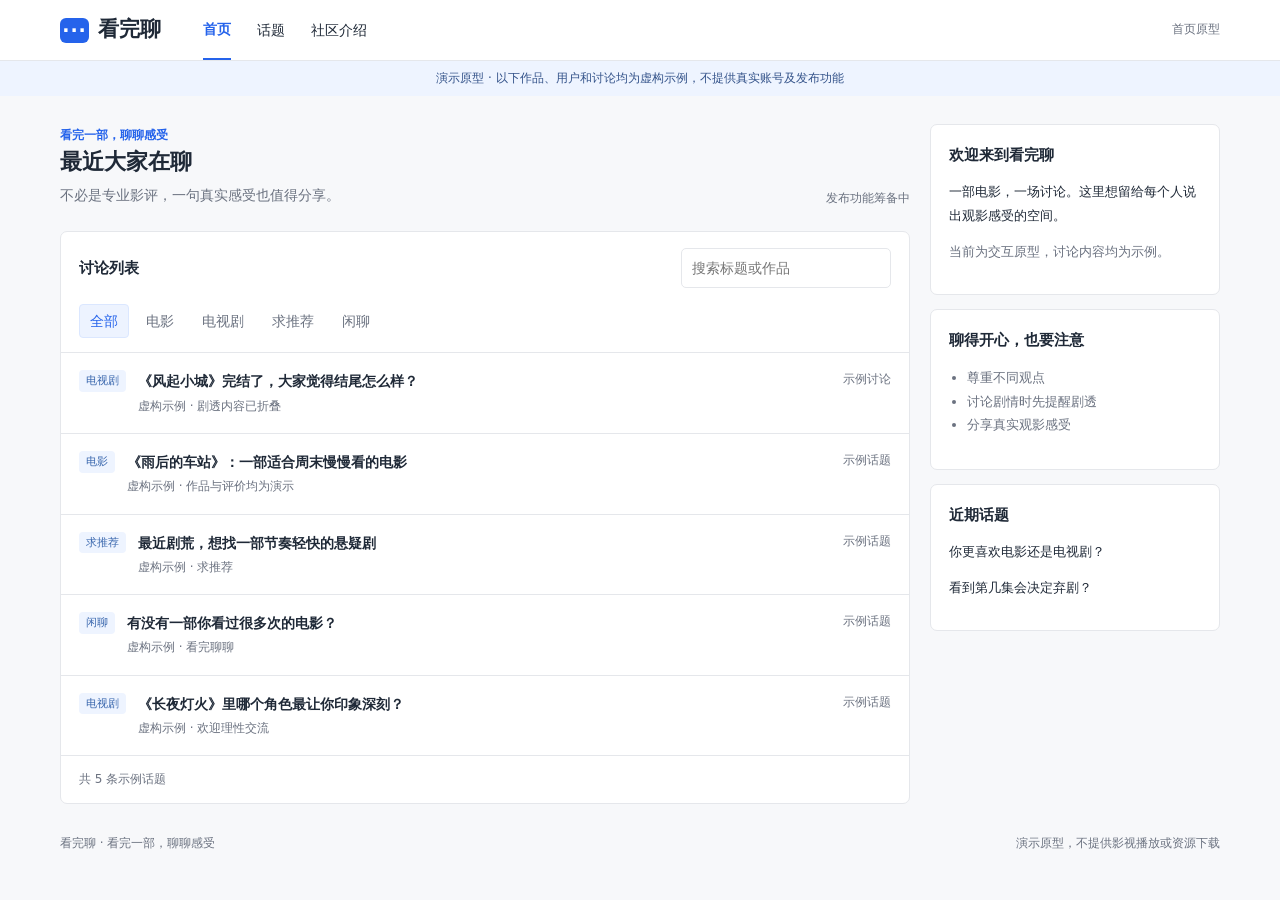
<file: prototypes/kanwanliao/index.html>
<!doctype html>
<html lang="zh-CN">
<head>
  <meta charset="utf-8">
  <meta name="viewport" content="width=device-width, initial-scale=1">
  <meta name="description" content="看完聊：电影和电视剧讨论论坛的交互原型。">
  <title>看完聊 · 看完一部，聊聊感受</title>
  <link rel="stylesheet" href="styles.css">
  <script src="main.js" defer></script>
</head>
<body>
  <a class="skip" href="#main">跳到主要内容</a>
  <header class="header"><div class="container header-inner">
    <a class="brand" href="./" aria-label="看完聊首页"><span class="brand-mark" aria-hidden="true">···</span>看完聊</a>
    <nav aria-label="主导航"><a class="active" href="./" aria-current="page">首页</a><a href="#topics">话题</a><a href="#about">社区介绍</a></nav>
    <span class="header-note">首页原型</span>
  </div></header>
  <div class="demo">演示原型 · 以下作品、用户和讨论均为虚构示例，不提供真实账号及发布功能</div>
  <div class="container layout">
    <main id="main">
      <section class="intro"><div><p class="eyebrow">看完一部，聊聊感受</p><h1>最近大家在聊</h1><p class="muted">不必是专业影评，一句真实感受也值得分享。</p></div><span class="coming">发布功能筹备中</span></section>
      <section class="panel" aria-labelledby="list-title">
        <div class="toolbar"><h2 id="list-title">讨论列表</h2><label class="search-label" for="search">搜索示例话题</label><input id="search" type="search" placeholder="搜索标题或作品" autocomplete="off"></div>
        <div class="filters" aria-label="话题分类">
          <button type="button" class="selected" data-filter="全部" aria-pressed="true">全部</button><button type="button" data-filter="电影" aria-pressed="false">电影</button><button type="button" data-filter="电视剧" aria-pressed="false">电视剧</button><button type="button" data-filter="求推荐" aria-pressed="false">求推荐</button><button type="button" data-filter="闲聊" aria-pressed="false">闲聊</button>
        </div>
        <div id="topics" class="list">
          <article class="thread" data-category="电视剧" data-search="风起小城 完结 感受 电视剧"><span class="tag">电视剧</span><div><h3><a href="thread.html">《风起小城》完结了，大家觉得结尾怎么样？</a></h3><p class="meta">虚构示例 · 剧透内容已折叠</p></div><span class="count">示例讨论</span></article>
          <article class="thread" data-category="电影" data-search="雨后的车站 电影 感受"><span class="tag">电影</span><div><h3>《雨后的车站》：一部适合周末慢慢看的电影</h3><p class="meta">虚构示例 · 作品与评价均为演示</p></div><span class="count">示例话题</span></article>
          <article class="thread" data-category="求推荐" data-search="推荐 悬疑 剧荒"><span class="tag">求推荐</span><div><h3>最近剧荒，想找一部节奏轻快的悬疑剧</h3><p class="meta">虚构示例 · 求推荐</p></div><span class="count">示例话题</span></article>
          <article class="thread" data-category="闲聊" data-search="闲聊 重看 电影"><span class="tag">闲聊</span><div><h3>有没有一部你看过很多次的电影？</h3><p class="meta">虚构示例 · 看完聊聊</p></div><span class="count">示例话题</span></article>
          <article class="thread" data-category="电视剧" data-search="长夜灯火 电视剧 角色"><span class="tag">电视剧</span><div><h3>《长夜灯火》里哪个角色最让你印象深刻？</h3><p class="meta">虚构示例 · 欢迎理性交流</p></div><span class="count">示例话题</span></article>
        </div>
        <p id="empty" class="empty" hidden>没有找到相关示例话题，换个关键词试试。</p>
        <p id="result" class="list-foot" role="status" aria-live="polite">共 5 条示例话题</p>
      </section>
    </main>
    <aside id="about" aria-label="社区信息"><section class="panel side"><h2>欢迎来到看完聊</h2><p>一部电影，一场讨论。这里想留给每个人说出观影感受的空间。</p><p class="muted">当前为交互原型，讨论内容均为示例。</p></section><section class="panel side"><h2>聊得开心，也要注意</h2><ul><li>尊重不同观点</li><li>讨论剧情时先提醒剧透</li><li>分享真实观影感受</li></ul></section><section class="panel side"><h2>近期话题</h2><p>你更喜欢电影还是电视剧？</p><p>看到第几集会决定弃剧？</p></section></aside>
  </div>
  <footer class="footer container">看完聊 · 看完一部，聊聊感受 <span>演示原型，不提供影视播放或资源下载</span></footer>
</body>
</html>
</file>
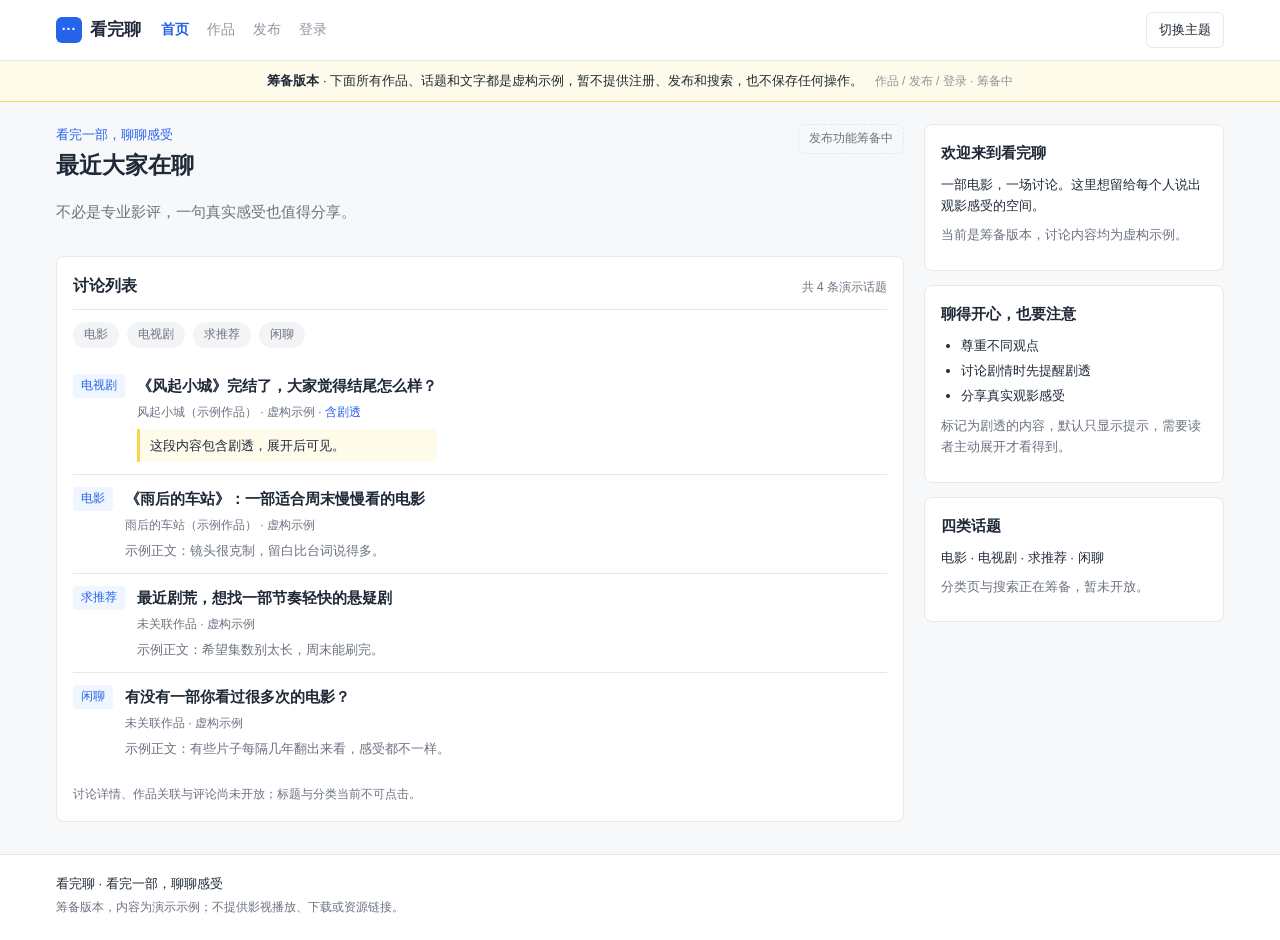
<file: kanwanliao/docs/首页原型快照.html>
<!doctype html>
<html lang="zh-CN">
<head>
<!-- 本地预览快照：资源已内联，仅供 P01 视觉评审，不是部署产物 -->
  <meta charset="utf-8">
  <meta name="viewport" content="width=device-width, initial-scale=1">
  <meta name="robots" content="noindex, nofollow">
  <meta name="description" content="看完聊：电影和电视剧讨论论坛筹备版本，当前内容均为演示示例。">
  <title>最近大家在聊 · 看完聊</title>
  <style>
:root {
  color-scheme: light;
  --bg: #f7f8fa;
  --surface: #ffffff;
  --text: #1f2937;
  --muted: #6b7280;
  --border: #e5e7eb;
  --accent: #2563eb;
  --accent-soft: #eff6ff;
  --tag-bg: #f3f4f6;
  --notice-bg: #fffbeb;
  --notice-border: #fcd34d;
}

[data-theme="dark"] {
  color-scheme: dark;
  --bg: #111827;
  --surface: #1f2937;
  --text: #f3f4f6;
  --muted: #9ca3af;
  --border: #374151;
  --accent: #93c5fd;
  --accent-soft: #1e3a5f;
  --tag-bg: #374151;
  --notice-bg: #3b2f13;
  --notice-border: #b45309;
}

* { box-sizing: border-box; }

html { -webkit-text-size-adjust: 100%; }

body {
  margin: 0;
  background: var(--bg);
  color: var(--text);
  font-family: -apple-system, BlinkMacSystemFont, "Segoe UI", "PingFang SC",
    "Hiragino Sans GB", "Microsoft YaHei", sans-serif;
  font-size: 15px;
  line-height: 1.65;
}

a { color: var(--accent); }
a:hover { text-decoration: underline; }

:focus-visible {
  outline: 2px solid var(--accent);
  outline-offset: 2px;
}

.container {
  width: 100%;
  max-width: 1200px;
  margin: 0 auto;
  padding: 0 16px;
}

.skip-link {
  position: absolute;
  left: -9999px;
  top: 0;
  background: var(--surface);
  color: var(--accent);
  padding: 8px 12px;
  border: 1px solid var(--border);
  z-index: 10;
}
.skip-link:focus { left: 8px; top: 8px; }

.site-header {
  background: var(--surface);
  border-bottom: 1px solid var(--border);
  min-height: 60px;
}

.header-inner {
  display: flex;
  align-items: center;
  gap: 20px;
  min-height: 60px;
  flex-wrap: wrap;
}

.brand {
  display: inline-flex;
  align-items: center;
  gap: 8px;
  font-weight: 700;
  font-size: 17px;
  color: var(--text);
  text-decoration: none;
}
.brand:hover { text-decoration: none; }

.brand-mark {
  display: inline-flex;
  align-items: center;
  justify-content: center;
  width: 26px;
  height: 26px;
  border-radius: 6px;
  background: var(--accent);
  color: #fff;
  font-size: 14px;
  letter-spacing: 1px;
}

.site-nav {
  display: flex;
  align-items: center;
  gap: 18px;
  flex: 1;
  font-size: 14px;
}
.site-nav a { color: var(--text); text-decoration: none; }
.site-nav a[aria-current="page"] { color: var(--accent); font-weight: 600; }

.nav-pending,
.pending-hint {
  color: var(--muted);
  opacity: 0.75;
  cursor: not-allowed;
}

.theme-toggle {
  background: var(--surface);
  color: var(--text);
  border: 1px solid var(--border);
  border-radius: 6px;
  padding: 6px 12px;
  font: inherit;
  font-size: 13px;
  cursor: pointer;
}
.theme-toggle:hover { border-color: var(--accent); }

.demo-banner {
  background: var(--notice-bg);
  border-bottom: 1px solid var(--notice-border);
  color: var(--text);
  padding: 9px 16px;
  font-size: 13px;
  text-align: center;
}
.demo-banner .pending-hint { margin-left: 8px; font-size: 12px; }

.layout {
  display: grid;
  grid-template-columns: minmax(0, 1fr) 300px;
  gap: 20px;
  align-items: start;
  padding-top: 22px;
  padding-bottom: 32px;
}

.main-column { min-width: 0; }
.side-column { display: grid; gap: 14px; }

.panel {
  background: var(--surface);
  border: 1px solid var(--border);
  border-radius: 8px;
  padding: 16px;
}

.side-panel h2 { font-size: 15px; margin: 0 0 8px; }
.side-panel p { margin: 0 0 8px; font-size: 13px; }
.side-panel ul { margin: 0 0 8px; padding-left: 20px; font-size: 13px; }
.side-panel li { margin-bottom: 4px; }

.intro {
  display: flex;
  justify-content: space-between;
  align-items: flex-start;
  gap: 16px;
  margin-bottom: 16px;
}
.intro h1 { font-size: 23px; margin: 2px 0 6px; }
.eyebrow { color: var(--accent); font-size: 13px; margin: 0; }

.coming {
  border: 1px dashed var(--border);
  color: var(--muted);
  border-radius: 6px;
  padding: 4px 10px;
  font-size: 12px;
  white-space: nowrap;
}

.toolbar {
  display: flex;
  justify-content: space-between;
  align-items: baseline;
  gap: 12px;
  border-bottom: 1px solid var(--border);
  padding-bottom: 10px;
  margin-bottom: 12px;
}
.toolbar h2 { font-size: 16px; margin: 0; }
.toolbar .muted { font-size: 12px; }

.category-list {
  display: flex;
  flex-wrap: wrap;
  gap: 8px;
  margin-bottom: 14px;
}
.category-chip {
  background: var(--tag-bg);
  color: var(--muted);
  border-radius: 999px;
  padding: 3px 11px;
  font-size: 12px;
  cursor: not-allowed;
}

.thread-list { display: grid; }

.thread {
  display: flex;
  gap: 12px;
  padding: 12px 0;
  border-bottom: 1px solid var(--border);
}
.thread:last-child { border-bottom: 0; }

.tag {
  flex: 0 0 auto;
  align-self: flex-start;
  background: var(--accent-soft);
  color: var(--accent);
  border-radius: 4px;
  padding: 2px 8px;
  font-size: 12px;
  white-space: nowrap;
}

.thread-body { min-width: 0; }
.thread-body h3 { font-size: 15px; font-weight: 600; margin: 0 0 4px; }
.thread-meta { font-size: 12px; color: var(--muted); margin: 0 0 4px; }
.excerpt { font-size: 13px; color: var(--muted); margin: 0; }

.spoiler-flag { color: var(--accent); }
.spoiler-notice {
  background: var(--notice-bg);
  border-left: 3px solid var(--notice-border);
  padding: 6px 10px;
  font-size: 13px;
  margin: 6px 0 0;
  border-radius: 0 4px 4px 0;
}

.list-foot { font-size: 12px; margin: 14px 0 0; }

.muted { color: var(--muted); }

.status-panel { text-align: center; padding: 40px 16px; }
.status-code { font-size: 40px; font-weight: 700; color: var(--accent); margin: 0; }
.status-panel h1 { font-size: 20px; margin: 4px 0 10px; }

.button-link {
  display: inline-block;
  background: var(--accent);
  color: #fff;
  border-radius: 6px;
  padding: 7px 16px;
  text-decoration: none;
  font-size: 14px;
}
.button-link:hover { text-decoration: none; filter: brightness(1.08); }

.site-footer {
  border-top: 1px solid var(--border);
  background: var(--surface);
  padding: 18px 0;
  font-size: 13px;
}
.site-footer p { margin: 0 0 4px; }
.site-footer .muted { font-size: 12px; }

@media (max-width: 900px) {
  .layout { grid-template-columns: minmax(0, 1fr); }
  .side-column { order: 2; }
  .site-nav { gap: 12px; flex-wrap: wrap; }
  .demo-banner .pending-hint { display: block; margin: 4px 0 0; }
}

@media (max-width: 520px) {
  .header-inner { gap: 10px; }
  .theme-toggle { margin-left: auto; }
  .intro { flex-direction: column; }
  .thread { flex-direction: column; gap: 6px; }
  .container { padding: 0 12px; }
}

</style>
  <script>
(function () {
  'use strict';

  var STORAGE_KEY = 'kwl-theme';
  var root = document.documentElement;

  function apply(theme) {
    root.setAttribute('data-theme', theme);
  }

  function current() {
    var saved = null;
    try {
      saved = window.localStorage.getItem(STORAGE_KEY);
    } catch (e) {
      saved = null;
    }
    if (saved === 'light' || saved === 'dark') {
      return saved;
    }
    return window.matchMedia && window.matchMedia('(prefers-color-scheme: dark)').matches
      ? 'dark'
      : 'light';
  }

  apply(current());

  var toggle = document.querySelector('[data-theme-toggle]');
  if (!toggle) {
    return;
  }

  toggle.addEventListener('click', function () {
    var next = root.getAttribute('data-theme') === 'dark' ? 'light' : 'dark';
    apply(next);
    try {
      window.localStorage.setItem(STORAGE_KEY, next);
    } catch (e) {
      // Storage may be blocked; the theme still applies for this page view.
    }
  });
})();

</script>
</head>
<body>
  <a class="skip-link" href="#main">跳到主要内容</a>

  <header class="site-header">
    <div class="container header-inner">
      <a class="brand" href="/" aria-label="看完聊首页"><span class="brand-mark" aria-hidden="true">···</span>看完聊</a>
      <nav class="site-nav" aria-label="主导航">
        <a href="/" aria-current="page">首页</a>
        <span class="nav-pending" aria-disabled="true">作品</span>
        <span class="nav-pending" aria-disabled="true">发布</span>
        <span class="nav-pending" aria-disabled="true">登录</span>
      </nav>
      <button type="button" class="theme-toggle" data-theme-toggle aria-label="切换深浅主题">切换主题</button>
    </div>
  </header>

  <div class="demo-banner" role="note">
    <strong>筹备版本</strong> · 下面所有作品、话题和文字都是虚构示例，暂不提供注册、发布和搜索，也不保存任何操作。
    <span class="pending-hint" aria-disabled="true">作品 / 发布 / 登录 · 筹备中</span>
  </div>

  <div class="container layout">
    <main id="main" class="main-column">
      <section class="intro">
  <div>
    <p class="eyebrow">看完一部，聊聊感受</p>
    <h1>最近大家在聊</h1>
    <p class="muted">不必是专业影评，一句真实感受也值得分享。</p>
  </div>
  <span class="coming" aria-disabled="true">发布功能筹备中</span>
</section>

<section class="panel" aria-labelledby="list-title">
  <div class="toolbar">
    <h2 id="list-title">讨论列表</h2>
    <span class="muted">共 4 条演示话题</span>
  </div>

  <div class="category-list" aria-label="话题分类（筹备中，暂不可点）">
          <span class="category-chip" aria-disabled="true">电影</span>
          <span class="category-chip" aria-disabled="true">电视剧</span>
          <span class="category-chip" aria-disabled="true">求推荐</span>
          <span class="category-chip" aria-disabled="true">闲聊</span>
      </div>

  <div class="thread-list">
          <article class="thread">
        <span class="tag">电视剧</span>
        <div class="thread-body">
          <h3>《风起小城》完结了，大家觉得结尾怎么样？</h3>
          <p class="thread-meta">
            风起小城（示例作品） · 虚构示例
                          · <span class="spoiler-flag">含剧透</span>
                      </p>
                      <p class="spoiler-notice">这段内容包含剧透，展开后可见。</p>
                  </div>
      </article>
          <article class="thread">
        <span class="tag">电影</span>
        <div class="thread-body">
          <h3>《雨后的车站》：一部适合周末慢慢看的电影</h3>
          <p class="thread-meta">
            雨后的车站（示例作品） · 虚构示例
                      </p>
                      <p class="excerpt">示例正文：镜头很克制，留白比台词说得多。</p>
                  </div>
      </article>
          <article class="thread">
        <span class="tag">求推荐</span>
        <div class="thread-body">
          <h3>最近剧荒，想找一部节奏轻快的悬疑剧</h3>
          <p class="thread-meta">
            未关联作品 · 虚构示例
                      </p>
                      <p class="excerpt">示例正文：希望集数别太长，周末能刷完。</p>
                  </div>
      </article>
          <article class="thread">
        <span class="tag">闲聊</span>
        <div class="thread-body">
          <h3>有没有一部你看过很多次的电影？</h3>
          <p class="thread-meta">
            未关联作品 · 虚构示例
                      </p>
                      <p class="excerpt">示例正文：有些片子每隔几年翻出来看，感受都不一样。</p>
                  </div>
      </article>
      </div>

  <p class="list-foot muted">讨论详情、作品关联与评论尚未开放；标题与分类当前不可点击。</p>
</section>
    </main>
    <aside class="side-column" aria-label="社区信息">
      <section class="panel side-panel">
  <h2>欢迎来到看完聊</h2>
  <p>一部电影，一场讨论。这里想留给每个人说出观影感受的空间。</p>
  <p class="muted">当前是筹备版本，讨论内容均为虚构示例。</p>
</section>
<section class="panel side-panel">
  <h2>聊得开心，也要注意</h2>
  <ul>
    <li>尊重不同观点</li>
    <li>讨论剧情时先提醒剧透</li>
    <li>分享真实观影感受</li>
  </ul>
  <p class="muted">标记为剧透的内容，默认只显示提示，需要读者主动展开才看得到。</p>
</section>
<section class="panel side-panel">
  <h2>四类话题</h2>
  <p>电影 · 电视剧 · 求推荐 · 闲聊</p>
  <p class="muted">分类页与搜索正在筹备，暂未开放。</p>
</section>
    </aside>
  </div>

  <footer class="site-footer">
    <div class="container">
      <p>看完聊 · 看完一部，聊聊感受</p>
      <p class="muted">筹备版本，内容为演示示例；不提供影视播放、下载或资源链接。</p>
    </div>
  </footer>
</body>
</html>
</file>
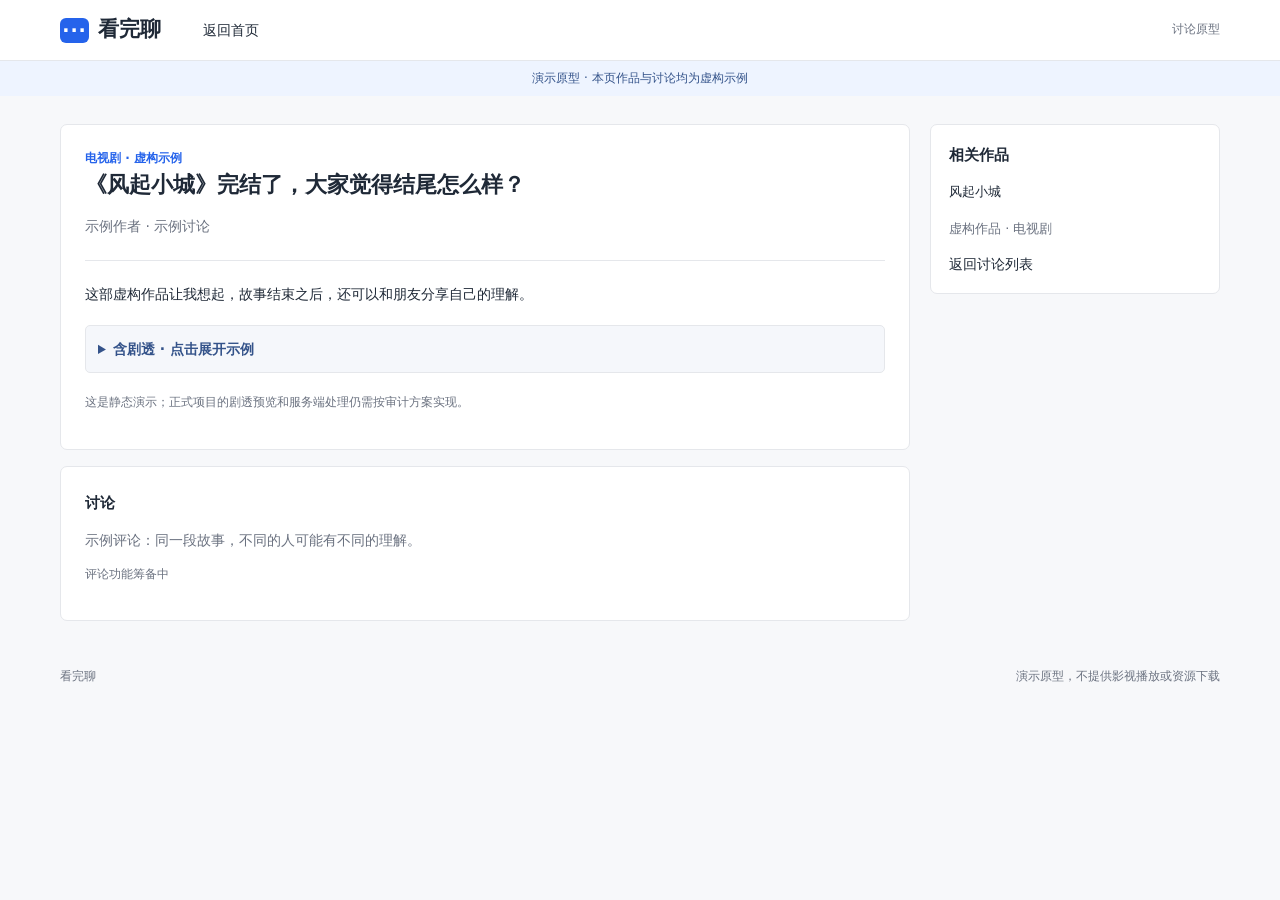
<file: prototypes/kanwanliao/thread.html>
<!doctype html>
<html lang="zh-CN">
<head><meta charset="utf-8"><meta name="viewport" content="width=device-width, initial-scale=1"><title>示例讨论 · 看完聊</title><link rel="stylesheet" href="styles.css"></head>
<body>
  <a class="skip" href="#main">跳到主要内容</a>
  <header class="header"><div class="container header-inner"><a class="brand" href="./"><span class="brand-mark" aria-hidden="true">···</span>看完聊</a><nav aria-label="主导航"><a href="./">返回首页</a></nav><span class="header-note">讨论原型</span></div></header>
  <div class="demo">演示原型 · 本页作品与讨论均为虚构示例</div>
  <div class="container layout"><main id="main"><article class="panel detail"><p class="eyebrow">电视剧 · 虚构示例</p><h1>《风起小城》完结了，大家觉得结尾怎么样？</h1><p class="meta">示例作者 · 示例讨论</p><hr><p>这部虚构作品让我想起，故事结束之后，还可以和朋友分享自己的理解。</p><details class="spoiler"><summary>含剧透 · 点击展开示例</summary><p>示例说明：这里是演示用的折叠内容，不对应真实影视剧情。</p></details><p class="muted notice">这是静态演示；正式项目的剧透预览和服务端处理仍需按审计方案实现。</p></article><section class="panel detail"><h2>讨论</h2><p class="muted">示例评论：同一段故事，不同的人可能有不同的理解。</p><p class="coming">评论功能筹备中</p></section></main><aside><section class="panel side"><h2>相关作品</h2><p>风起小城</p><p class="muted">虚构作品 · 电视剧</p><a href="./">返回讨论列表</a></section></aside></div>
  <footer class="footer container">看完聊 <span>演示原型，不提供影视播放或资源下载</span></footer>
</body>
</html>
</file>
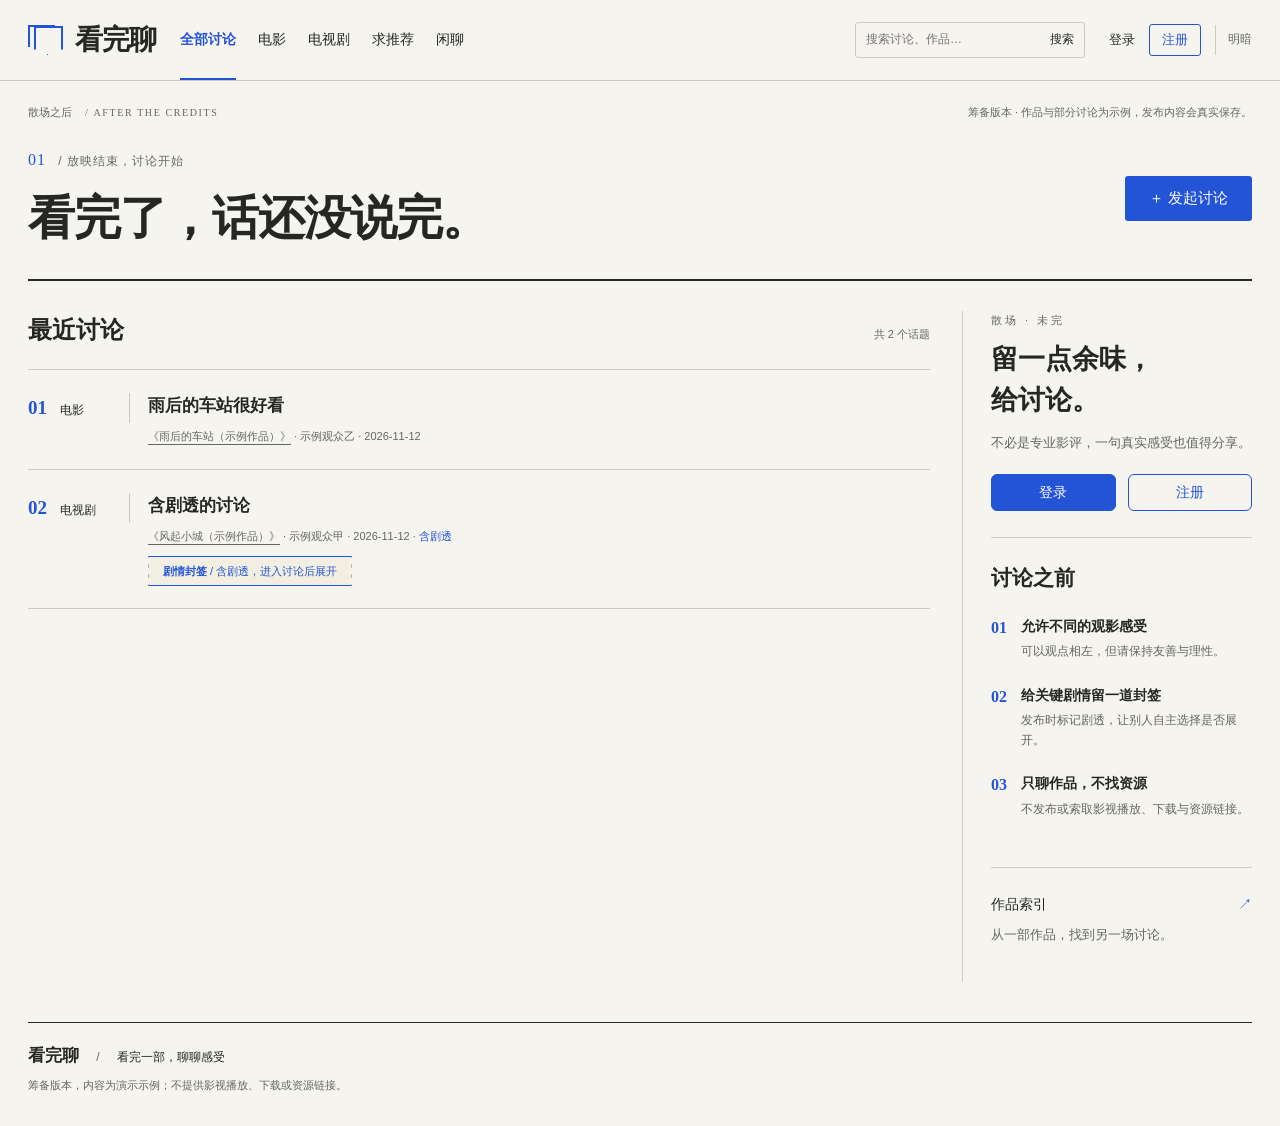
<file: prototypes/kanwanliao/designs/after-credits-20261114/implemented-preview.html>
<!doctype html>
<html lang="zh-CN">
<head>
  <meta charset="utf-8">
  <meta name="viewport" content="width=device-width, initial-scale=1">
  <meta name="robots" content="noindex, nofollow">
  <meta name="description" content="看完聊：电影和电视剧讨论论坛。">
  <meta property="og:title" content="最近大家在聊">
  <meta property="og:description" content="看完聊：电影和电视剧讨论论坛。">
  <title>最近大家在聊 · 看完聊</title>
  <style>:root {
  color-scheme: light;
  --bg: #f6f4ef; --surface: #fcfbf8; --text: #242724; --muted: #656760;
  --border: #cecac0; --accent: #2454d6; --on-accent: #fff;
  --accent-soft: #eaeef8; --tag-bg: #eeece5; --notice-bg: #f2eee2; --notice-border: #b8b2a2;
  --editorial: Georgia, "Noto Serif SC", "Songti SC", SimSun, serif;
}
[data-theme="dark"] {
  color-scheme: dark;
  --bg: #1c1e1c; --surface: #232623; --text: #eeeee7; --muted: #b5b7ad;
  --border: #4c5047; --accent: #a4bcff; --on-accent: #17213d;
  --accent-soft: #29344c; --tag-bg: #2b2e29; --notice-bg: #292d25; --notice-border: #686f60;
}
* { box-sizing: border-box; }
html { -webkit-text-size-adjust: 100%; }
body { margin: 0; background: var(--bg); color: var(--text); font: 15px/1.65 -apple-system, BlinkMacSystemFont, "Segoe UI", "PingFang SC", "Microsoft YaHei", sans-serif; }
a { color: var(--accent); text-underline-offset: 4px; }
a:hover { text-decoration: underline; }
button, input, textarea, select { font: inherit; }
button, a { -webkit-tap-highlight-color: transparent; }
:focus-visible { outline: 2px solid var(--accent); outline-offset: 4px; }
h1, h2, h3, p { overflow-wrap: anywhere; }
h1 { font-size: 28px; line-height: 1.4; margin: 0 0 16px; }
h2 { font-size: 20px; }
.container { width: min(100%, 1280px); margin-inline: auto; padding-inline: 28px; }
.visually-hidden, .skip-link:not(:focus) { position: absolute; width: 1px; height: 1px; padding: 0; margin: -1px; overflow: hidden; clip: rect(0, 0, 0, 0); white-space: nowrap; border: 0; }
.skip-link:focus { position: absolute; top: 10px; left: 10px; z-index: 20; background: var(--surface); padding: 10px; }
.site-header { border-bottom: 1px solid var(--border); }
.header-inner { display: flex; align-items: center; gap: 24px; min-height: 80px; }
.brand { display: inline-flex; gap: 12px; align-items: center; flex-shrink: 0; color: var(--text); text-decoration: none; font-family: var(--editorial); font-size: 28px; font-weight: 700; letter-spacing: -1px; }
.brand:hover { text-decoration: none; }
.brand-mark { position: relative; width: 35px; height: 31px; display: inline-block; color: var(--accent); }
.brand-mark::before, .brand-mark::after { content: ""; position: absolute; width: 25px; height: 20px; border: 2px solid currentColor; }
.brand-mark::before { top: 0; left: 0; border-right: 0; border-bottom: 0; }
.brand-mark::after { bottom: 0; right: 0; background: var(--bg); clip-path: polygon(0 0,100% 0,100% 80%,65% 80%,45% 100%,45% 80%,0 80%); height: 26px; }
.site-nav { display: flex; align-self: stretch; align-items: stretch; gap: 22px; white-space: nowrap; }
.site-nav a { display: flex; align-items: center; position: relative; color: var(--text); text-decoration: none; font-size: 14px; }
.site-nav a:hover { color: var(--accent); }
.site-nav a[aria-current] { color: var(--accent); font-weight: 600; }
.site-nav a[aria-current]::after { content: ""; position: absolute; height: 2px; background: var(--accent); bottom: 0; left: 0; right: 0; }
.header-search { display: flex; align-items: center; margin-left: auto; flex: 1 1 180px; max-width: 230px; min-width: 130px; border: 1px solid var(--border); border-radius: 3px; }
.header-search input { width: 100%; min-width: 0; border: 0; padding: 7px 10px; background: transparent; color: var(--text); font-size: 12px; }
.header-search button { border: 0; background: transparent; color: var(--text); padding: 7px 10px; font-size: 12px; cursor: pointer; white-space: nowrap; }
.account-nav { display: flex; align-items: center; justify-content: flex-end; gap: 14px; font-size: 13px; flex-shrink: 0; }
.account-nav a { color: var(--text); text-decoration: none; max-width: 9em; overflow-wrap: anywhere; }
.account-nav a:hover { color: var(--accent); }
.account-nav .register-link { color: var(--accent); border: 1px solid var(--accent); padding: 4px 12px; border-radius: 3px; }
.theme-toggle { padding: 5px 0 5px 12px; border: 0; border-left: 1px solid var(--border); background: transparent; color: var(--muted); cursor: pointer; font-size: 12px; }
.demo-banner { display: flex; justify-content: space-between; align-items: center; gap: 16px; padding-top: 22px; font-size: 11px; color: var(--muted); }
.demo-banner strong { font-weight: 500; }
.edition-en { margin-left: 10px; font-family: Georgia, serif; font-size: 10px; letter-spacing: 1.6px; }
.masthead { display: flex; justify-content: space-between; align-items: center; gap: 30px; padding-top: 25px; padding-bottom: 30px; position: relative; }
.masthead::after { content: ""; position: absolute; height: 2px; left: 28px; right: 28px; bottom: 0; background: var(--text); }
.eyebrow { margin: 0 0 12px; color: var(--muted); font-size: 12px; letter-spacing: 1px; }
.eyebrow span { color: var(--accent); font-size: 16px; font-family: Georgia, serif; margin-right: 8px; }
.masthead h1 { font-family: var(--editorial); font-size: clamp(32px, 3.7vw, 48px); font-weight: 700; letter-spacing: -1px; margin: 0; line-height: 1.4; }
.button-link, .btn, .btn-secondary { border-radius: 3px; }
.button-link { display: inline-block; background: var(--accent); color: var(--on-accent); padding: 10px 24px; text-decoration: none; white-space: nowrap; font-size: 15px; }
.button-link:hover { text-decoration: none; filter: brightness(1.08); }
.layout { display: grid; grid-template-columns: minmax(0, 1fr) 290px; gap: 32px; align-items: start; padding-top: 30px; padding-bottom: 40px; }
.main-column { min-width: 0; }
.panel { padding: 0; margin: 0 0 30px; background: transparent; border: 0; border-radius: 0; }
.panel:last-child { margin-bottom: 0; }
.side-column { border-left: 1px solid var(--border); padding-left: 28px; min-width: 0; }
.side-panel { margin: 0; padding: 0 0 26px; }
.side-panel + .side-panel { border-top: 1px solid var(--border); padding-top: 25px; }
.side-kicker { font-size: 11px; letter-spacing: 3px; color: var(--muted); margin: 0 0 12px; }
.side-panel h2 { font-family: var(--editorial); font-size: 27px; margin: 0 0 12px; line-height: 1.5; }
.side-panel p { font-size: 13px; margin: 0 0 10px; }
.side-panel .side-kicker { font-size: 11px; }
.side-actions { display: flex; gap: 12px; margin-top: 20px; }
.side-actions a { flex: 1; text-align: center; }
.side-panel .rules-heading { font-size: 21px; margin-bottom: 20px; }
.community-rules { list-style: none; margin: 0; padding: 0; counter-reset: rule; }
.community-rules li { position: relative; counter-increment: rule; padding-left: 30px; margin-bottom: 22px; font-size: 14px; }
.community-rules li::before { content: counter(rule, decimal-leading-zero); position: absolute; left: 0; color: var(--accent); font: 700 16px/1.6 Georgia, serif; }
.community-rules p { color: var(--muted); font-size: 12px; margin-top: 4px; }
.side-directory { display: flex; justify-content: space-between; color: var(--text); text-decoration: none; margin-bottom: 8px; font-size: 14px; }
.side-directory span { color: var(--accent); }
.toolbar { display: flex; justify-content: space-between; align-items: baseline; gap: 16px; border-bottom: 1px solid var(--border); padding-bottom: 18px; }
.toolbar h2 { font-family: var(--editorial); font-size: 24px; margin: 0; }
.toolbar .muted { font-size: 11px; }
.thread-list { display: grid; }
.thread { display: grid; grid-template-columns: 102px minmax(0, 1fr); gap: 18px; padding: 22px 0; border-bottom: 1px solid var(--border); }
.thread-index { display: flex; align-items: baseline; gap: 13px; border-right: 1px solid var(--border); align-self: start; margin-top: 1px; }
.thread-index > span { color: var(--accent); font: 700 19px/1.6 Georgia, serif; }
.thread-category { color: var(--text); text-decoration: none; font-size: 12px; white-space: nowrap; }
.thread-body { min-width: 0; overflow-wrap: anywhere; }
.thread-body h3 { font-size: 17px; line-height: 1.6; margin: 0 0 7px; font-weight: 600; }
.thread-link { color: var(--text); text-decoration: none; }
.thread-link:hover { color: var(--accent); }
.thread-meta { font-size: 11px; color: var(--muted); margin: 0; line-height: 1.9; }
.thread-meta a { color: var(--muted); }
.thread-meta time { white-space: nowrap; }
.spoiler-flag { color: var(--accent); }
.spoiler-notice { color: var(--accent); font-size: 12px; margin: 12px 0; padding: 10px 14px; background: var(--notice-bg); border-left: 2px solid var(--accent); }
.thread .spoiler-seal { position: relative; display: inline-block; margin: 9px 0 0; border: 1px solid var(--notice-border); border-top-color: var(--accent); border-bottom-color: var(--accent); padding: 5px 14px; font-size: 11px; }
.spoiler-seal::before, .spoiler-seal::after { content: ""; position: absolute; width: 8px; top: -1px; bottom: -1px; background: radial-gradient(circle at 0 5px,var(--bg) 3px,transparent 3.6px) 0 0 / 8px 10px repeat-y; }
.spoiler-seal::before { left: -1px; }
.spoiler-seal::after { right: -1px; transform: rotate(180deg); }
.spoiler-seal > span:first-child { font-weight: 600; }
.breadcrumb { display: flex; flex-wrap: wrap; gap: 8px; font-size: 12px; color: var(--muted); margin-bottom: 22px; }
.breadcrumb a { color: var(--muted); }
.thread-detail h1 { font-family: var(--editorial); font-size: 30px; line-height: 1.5; }
.post-body { border-top: 1px solid var(--border); margin-top: 22px; padding-top: 22px; font-size: 16px; line-height: 2; overflow-wrap: anywhere; }
.spoiler-gate { margin-top: 22px; }
.spoiler-open-note { color: var(--muted); background: var(--tag-bg); padding: 10px 14px; font-size: 12px; }
.comment-list { display: grid; gap: 20px; }
.comment { border-bottom: 1px solid var(--border); padding: 18px 0; }
.comment p { margin: 0 0 8px; }
.comment-body { font-size: 14px; line-height: 1.9; overflow-wrap: anywhere; }
.work-list { display: grid; }
.work-item { padding: 18px 0; border-bottom: 1px solid var(--border); }
.work-item h3 { font-size: 17px; margin: 0 0 5px; }
.work-item h3 a { color: var(--text); text-decoration: none; }
.work-item p { margin: 0; }
.synopsis { font-size: 14px; line-height: 1.9; }
.search-form { display: flex; gap: 10px; margin-top: 16px; }
.search-form input { flex: 1; min-width: 0; background: var(--surface); color: var(--text); border: 1px solid var(--border); border-radius: 3px; padding: 10px; }
.search-form button { border: 0; border-radius: 3px; background: var(--accent); color: var(--on-accent); padding: 10px 18px; cursor: pointer; }
.search-hint { font-size: 12px; }
.pager { display: flex; flex-wrap: wrap; align-items: center; justify-content: space-between; gap: 12px; padding-top: 22px; font-size: 12px; }
.pager-link { border: 1px solid var(--border); padding: 6px 12px; text-decoration: none; color: var(--text); border-radius: 3px; }
.pager-link.is-disabled { color: var(--muted); }
.pager-status { color: var(--muted); font-size: 11px; }
.empty-state { color: var(--muted); padding: 36px 12px; text-align: center; font-size: 13px; }
.muted { color: var(--muted); }
.status-panel { text-align: center; padding: 40px 0; }
.status-code { font-size: 48px; color: var(--accent); margin: 0; }
.site-footer { padding-bottom: 26px; }
.site-footer > .container { padding-top: 20px; position: relative; }
.site-footer > .container::before { content: ""; position: absolute; left: 28px; right: 28px; top: 0; height: 1px; background: var(--text); }
.site-footer p { margin: 0 0 6px; font-size: 12px; }
.site-footer p strong { font-family: var(--editorial); font-size: 17px; }
.site-footer p span { padding-inline: 14px; color: var(--muted); }
.site-footer .muted { font-size: 11px; }
/* ---------------------------------------------------------------- 表单与操作 */

.form {
  display: flex;
  flex-direction: column;
  gap: 14px;
  margin-top: 12px;
}

.field {
  display: flex;
  flex-direction: column;
  gap: 6px;
}

.field label { font-size: 14px; font-weight: 600; }

.field input[type="text"],
.field input[type="email"],
.field input[type="password"],
.field select,
.field textarea,
.form textarea,
.form select {
  width: 100%;
  padding: 9px 11px;
  font: inherit;
  color: var(--text);
  background: var(--surface);
  border: 1px solid var(--border);
  border-radius: 6px;
}

.field textarea,
.form textarea { resize: vertical; }

.field-error {
  margin: 0;
  font-size: 13px;
  color: #b91c1c;
}

[data-theme="dark"] .field-error { color: #fca5a5; }

.field-hint {
  margin: 0;
  font-size: 12px;
  color: var(--muted);
}

.field-checkbox {
  flex-direction: row;
  flex-wrap: wrap;
  align-items: center;
  gap: 8px;
}

.field-checkbox label { font-weight: 500; }
.field-checkbox .field-hint { flex-basis: 100%; }

.btn,
.btn-secondary {
  display: inline-block;
  padding: 8px 16px;
  border-radius: 6px;
  font: inherit;
  font-size: 14px;
  line-height: 1.4;
  cursor: pointer;
  text-decoration: none;
}

.btn {
  background: var(--accent);
  color: var(--on-accent);
  border: 1px solid var(--accent);
}

.btn:hover { filter: brightness(1.08); text-decoration: none; }

.btn-secondary {
  background: transparent;
  color: var(--accent);
  border: 1px solid var(--accent);
}

.btn-secondary:hover { background: var(--accent-soft); text-decoration: none; }

.alert {
  margin: 0 0 14px;
  padding: 10px 12px;
  border: 1px solid;
  border-radius: 6px;
  font-size: 14px;
}

.alert-ok {
  background: var(--accent-soft);
  border-color: var(--accent);
  color: var(--text);
}

.alert-error {
  background: #fef2f2;
  border-color: #dc2626;
  color: #7f1d1d;
}

[data-theme="dark"] .alert-error {
  background: #3b1414;
  border-color: #f87171;
  color: #fecaca;
}

.auth-panel { max-width: 520px; }

.nav-form { display: inline; margin: 0; }

.nav-button {
  padding: 0;
  border: 0;
  background: none;
  font: inherit;
  color: var(--accent);
  cursor: pointer;
}

.nav-button:hover { text-decoration: underline; }

.report-box {
  margin-top: 14px;
  font-size: 13px;
}

.report-box summary { cursor: pointer; color: var(--muted); }
.report-box .form { margin-top: 10px; }

.comment-form {
  margin-top: 16px;
  padding-top: 14px;
  border-top: 1px solid var(--border);
}

.login-hint { margin: 12px 0 0; }

.profile-head h1 { margin-bottom: 4px; }

/* ---------------------------------------------------------------- 管理后台 */

.admin-list {
  display: flex;
  flex-direction: column;
  gap: 12px;
}

.admin-item {
  padding: 12px;
  border: 1px solid var(--border);
  border-radius: 6px;
}

.admin-reason { margin: 6px 0; }

.admin-actions {
  display: flex;
  flex-wrap: wrap;
  gap: 8px;
  align-items: center;
  margin: 8px 0 0;
}

.inline-form { display: inline; margin: 0; }

.admin-table {
  width: 100%;
  border-collapse: collapse;
  font-size: 13px;
}

.admin-table th,
.admin-table td {
  padding: 8px;
  text-align: left;
  border-bottom: 1px solid var(--border);
}

.admin-table th { font-weight: 600; color: var(--muted); }

.visually-hidden {
  position: absolute;
  width: 1px;
  height: 1px;
  padding: 0;
  margin: -1px;
  overflow: hidden;
  clip: rect(0 0 0 0);
  white-space: nowrap;
  border: 0;
}


.auth-panel { max-width: 520px; padding: 26px; background: var(--surface); border: 1px solid var(--border); }
.admin-table { display: block; overflow-x: auto; }
@media (max-width: 1120px) {
  .header-inner { flex-wrap: wrap; gap: 16px 24px; padding-top: 16px; }
  .site-nav { order: 4; flex: 1 0 100%; min-height: 44px; gap: 30px; }
  .header-search { margin-left: auto; max-width: 280px; }
  .layout { grid-template-columns: minmax(0, 1fr) 260px; gap: 26px; }
  .side-column { padding-left: 24px; }
  .thread { grid-template-columns: 92px minmax(0, 1fr); gap: 14px; }
}
@media (max-width: 800px) {
  .container { padding-inline: 22px; }
  .layout { grid-template-columns: minmax(0, 1fr); padding-top: 24px; }
  .side-column { border-left: 0; border-top: 1px solid var(--border); padding: 24px 0 0; display: grid; grid-template-columns: repeat(2,minmax(0,1fr)); gap: 24px; }
  .side-panel + .side-panel { border-top: 0; padding-top: 0; }
  .side-panel { padding-bottom: 0; }
  .side-panel:last-child { grid-column: 1 / -1; }
  .masthead::after, .site-footer > .container::before { left: 22px; right: 22px; }
  .demo-banner { align-items: flex-start; }
  .edition-en { display: none; }
  .masthead h1 { font-size: 38px; }
}
@media (max-width: 520px) {
  body { font-size: 14px; }
  .container { padding-inline: 20px; }
  .header-inner { gap: 12px; padding-top: 16px; }
  .brand { font-size: 24px; gap: 8px; }
  .brand-mark { transform: scale(.8); transform-origin: left center; margin-right: -5px; }
  .account-nav { margin-left: auto; gap: 10px; font-size: 12px; flex-wrap: wrap; max-width: 55%; }
  .account-nav .register-link { padding: 2px 7px; }
  .theme-toggle { padding-left: 9px; }
  .header-search { order: 3; flex: 1 0 100%; max-width: none; }
  .header-search input { font-size: 13px; padding: 8px 10px; }
  .site-nav { order: 4; min-width: 0; justify-content: space-between; gap: 12px; min-height: 45px; }
  .site-nav a { font-size: 13px; }
  .demo-banner { padding-top: 18px; flex-direction: column; gap: 6px; font-size: 10px; }
  .edition-en { display: inline; font-size: 9px; }
  .masthead { flex-direction: column; align-items: flex-start; gap: 18px; padding-top: 22px; padding-bottom: 24px; }
  .masthead h1 { font-size: 37px; line-height: 1.5; }
  .masthead h1 > span { display: block; white-space: nowrap; }
  .masthead .eyebrow { display: none; }
  .masthead::after, .site-footer > .container::before { left: 20px; right: 20px; }
  .button-link { font-size: 14px; padding: 8px 18px; }
  .toolbar { padding-bottom: 12px; }
  .toolbar h2 { font-size: 22px; }
  .toolbar .muted { font-size: 10px; }
  .thread { grid-template-columns: minmax(0,1fr); gap: 5px; padding: 19px 0; }
  .thread-index { border-right: 0; gap: 10px; margin: 0; }
  .thread-index > span { font-size: 14px; }
  .thread-category { font-size: 11px; color: var(--muted); }
  .thread-body h3 { font-size: 16px; margin-bottom: 6px; line-height: 1.65; }
  .thread-meta { font-size: 10px; }
  .thread .spoiler-seal { font-size: 10px; padding: 5px 10px; max-width: 100%; }
  .side-column { grid-template-columns: minmax(0,1fr); }
  .side-panel h2 { font-size: 25px; }
  .side-panel h2 br { display: none; }
  .side-actions { max-width: 300px; }
  .side-panel + .side-panel { border-top: 1px solid var(--border); padding-top: 24px; }
  .thread-detail h1 { font-size: 25px; }
  .post-body { font-size: 15px; }
  .auth-panel { padding: 18px; }
  .pager { justify-content: center; }
  .search-form { flex-wrap: wrap; }
  .site-footer p { font-size: 11px; }
}
@media (prefers-reduced-motion: reduce) { *, *::before, *::after { scroll-behavior: auto !important; } }
</style>
  
</head>
<body>
  <a class="skip-link" href="#main">跳到主要内容</a>

  <header class="site-header">
    <div class="container header-inner">
      <a class="brand" href="/" aria-label="看完聊首页"><span class="brand-mark" aria-hidden="true"></span>看完聊</a>
      <nav class="site-nav" aria-label="主导航">
        <a href="/" aria-current="page">全部讨论</a>
                  <a href="/category/movie">电影</a>
                  <a href="/category/series">电视剧</a>
                  <a href="/category/recommend">求推荐</a>
                  <a href="/category/chat">闲聊</a>
              </nav>
      <form class="header-search" action="/search" method="get" role="search">
        <label class="visually-hidden" for="header-q">搜索作品或话题</label>
        <input id="header-q" type="search" name="q" maxlength="60" placeholder="搜索讨论、作品…" value="">
        <button type="submit" aria-label="搜索">搜索</button>
      </form>
      <div class="account-nav" aria-label="账户操作">
                  <a href="/login">登录</a>
          <a class="register-link" href="/register">注册</a>
                <button type="button" class="theme-toggle" data-theme-toggle aria-label="切换深浅主题">明暗</button>
      </div>
    </div>
  </header>

  <div class="container demo-banner" role="note">
    <span>散场之后 <span class="edition-en" lang="en">/ AFTER THE CREDITS</span></span>
    <span><strong>筹备版本</strong> · 作品与部分讨论为示例，发布内容会真实保存。</span>
  </div>

      <section class="container masthead" aria-labelledby="masthead-title">
      <div><p class="eyebrow"><span>01</span> / 放映结束，讨论开始</p><h1 id="masthead-title"><span>看完了，</span><span>话还没说完。</span></h1></div>
      <a class="button-link" href="/publish">＋ 发起讨论</a>
    </section>
  
  <div class="container layout">
    <main id="main" class="main-column">
            <section class="panel discussion-panel" aria-labelledby="list-title">
  <div class="toolbar">
    <h2 id="list-title">最近讨论</h2>
    <span class="muted">共 2 个话题</span>
  </div>

    <div class="thread-list">
          <article class="thread">
        <div class="thread-index"><span aria-hidden="true">01</span><a class="thread-category" href="/category/movie">电影</a></div>
        <div class="thread-body">
          <h3><a class="thread-link" href="/thread/2">雨后的车站很好看</a></h3>
          <p class="thread-meta">
                          <a href="/title/2">《雨后的车站（示例作品）》</a>
                                      · 示例观众乙                        · <time datetime="2026-11-12T18:40:00Z">2026-11-12</time>
                      </p>
                  </div>
      </article>
          <article class="thread">
        <div class="thread-index"><span aria-hidden="true">02</span><a class="thread-category" href="/category/series">电视剧</a></div>
        <div class="thread-body">
          <h3><a class="thread-link" href="/thread/1">含剧透的讨论</a></h3>
          <p class="thread-meta">
                          <a href="/title/1">《风起小城（示例作品）》</a>
                                      · 示例观众甲                        · <time datetime="2026-11-12T20:10:00Z">2026-11-12</time>
                          · <span class="spoiler-flag">含剧透</span>
                      </p>
                      <p class="spoiler-notice spoiler-seal"><span>剧情封签</span> / 含剧透，进入讨论后展开<span class="visually-hidden">这段内容包含剧透，展开后可见。</span></p>
                  </div>
      </article>
      </div>

  </section>
    </main>
    <aside class="side-column" aria-label="社区信息">
      <section class="panel side-panel">
  <p class="side-kicker">散场 · 未完</p>
  <h2>留一点余味，<br>给讨论。</h2>
  <p class="muted">不必是专业影评，一句真实感受也值得分享。</p>
  <div class="side-actions">
          <a class="btn" href="/login">登录</a>
      <a class="btn-secondary" href="/register">注册</a>
      </div>
</section>
<section class="panel side-panel">
  <h2 class="rules-heading">讨论之前</h2>
  <ol class="community-rules">
    <li><strong>允许不同的观影感受</strong><p>可以观点相左，但请保持友善与理性。</p></li>
    <li><strong>给关键剧情留一道封签</strong><p>发布时标记剧透，让别人自主选择是否展开。</p></li>
    <li><strong>只聊作品，不找资源</strong><p>不发布或索取影视播放、下载与资源链接。</p></li>
  </ol>
</section>
<section class="panel side-panel">
  <a class="side-directory" href="/titles">作品索引 <span aria-hidden="true">↗</span></a>
  <p class="muted">从一部作品，找到另一场讨论。</p>
</section>
    </aside>
  </div>

  <footer class="site-footer">
    <div class="container">
      <p><strong>看完聊</strong> <span>/</span> 看完一部，聊聊感受</p>
      <p class="muted">筹备版本，内容为演示示例；不提供影视播放、下载或资源链接。</p>
    </div>
  </footer>
<script>(function () {
  'use strict';

  var STORAGE_KEY = 'kwl-theme';
  var root = document.documentElement;

  function apply(theme) {
    root.setAttribute('data-theme', theme);
  }

  function current() {
    var saved = null;
    try {
      saved = window.localStorage.getItem(STORAGE_KEY);
    } catch (e) {
      saved = null;
    }
    if (saved === 'light' || saved === 'dark') {
      return saved;
    }
    return window.matchMedia && window.matchMedia('(prefers-color-scheme: dark)').matches
      ? 'dark'
      : 'light';
  }

  apply(current());

  var toggle = document.querySelector('[data-theme-toggle]');
  if (!toggle) {
    return;
  }

  toggle.addEventListener('click', function () {
    var next = root.getAttribute('data-theme') === 'dark' ? 'light' : 'dark';
    apply(next);
    try {
      window.localStorage.setItem(STORAGE_KEY, next);
    } catch (e) {
      // Storage may be blocked; the theme still applies for this page view.
    }
  });
})();
</script></body>
</html>
</file>
<file: prototypes/kanwanliao/styles.css>
:root{color-scheme:light;--bg:#f7f8fa;--card:#fff;--text:#1f2937;--muted:#6b7280;--line:#e5e7eb;--blue:#2563eb}*{box-sizing:border-box}body{margin:0;background:var(--bg);color:var(--text);font:14px/1.6 system-ui,-apple-system,"Microsoft YaHei",sans-serif}a{color:inherit;text-decoration:none}a:hover{color:var(--blue)}:focus-visible{outline:3px solid #2563eb;outline-offset:3px}.container{max-width:1200px;margin:auto;padding-inline:20px}.skip{position:absolute;top:-100px;left:12px;background:white;padding:8px;z-index:10}.skip:focus{top:8px}.header{background:var(--card);border-bottom:1px solid var(--line)}.header-inner{height:60px;display:flex;align-items:center;gap:42px}.brand{font-size:21px;font-weight:750;white-space:nowrap;display:flex;align-items:center;gap:9px}.brand-mark{background:var(--blue);color:#fff;border-radius:6px;width:29px;height:25px;display:grid;place-items:center;font-size:19px;line-height:1;letter-spacing:1px}.header nav{display:flex;align-items:center;gap:26px;height:100%}.header nav a{height:100%;display:flex;align-items:center}.header nav .active{color:var(--blue);border-bottom:2px solid var(--blue);font-weight:600}.header-note{margin-left:auto;color:var(--muted);font-size:12px}.demo{text-align:center;padding:8px 16px;background:#eef4ff;color:#34538a;font-size:12px}.layout{display:grid;grid-template-columns:minmax(0,1fr) 290px;gap:20px;margin-top:28px}.intro{display:flex;align-items:flex-end;justify-content:space-between;gap:12px;margin:0 0 22px}.intro h1,.detail h1{font-size:22px;margin:2px 0 6px;line-height:1.4}.eyebrow{color:var(--blue);font-size:12px;font-weight:600;margin:0}.muted,.meta{color:var(--muted)}.intro p{margin:2px 0}.coming{color:var(--muted);font-size:12px;white-space:nowrap}.panel{background:var(--card);border:1px solid var(--line);border-radius:7px}.toolbar{display:flex;align-items:center;gap:12px;padding:16px 18px}.toolbar h2,.side h2,.detail h2{font-size:15px;margin:0;font-weight:700}.toolbar input{margin-left:auto;width:210px;max-width:55%;border:1px solid var(--line);border-radius:5px;padding:8px 10px;color:var(--text);font:inherit}.search-label{position:absolute;width:1px;height:1px;overflow:hidden;clip-path:inset(50%)}.filters{display:flex;gap:6px;padding:0 18px 14px;flex-wrap:wrap}.filters button{font:inherit;cursor:pointer;color:var(--muted);background:transparent;border:1px solid transparent;border-radius:4px;padding:5px 10px}.filters button:hover{background:#f3f5f8}.filters .selected{color:var(--blue);background:#edf3ff;border-color:#dbe7ff}.list{border-top:1px solid var(--line)}.thread{display:grid;grid-template-columns:auto minmax(0,1fr) auto;gap:12px;align-items:start;padding:17px 18px;border-bottom:1px solid var(--line)}.thread[hidden],.empty[hidden]{display:none}.thread h3{margin:0;font-size:14px;font-weight:600}.thread .meta{margin:4px 0 0;font-size:12px}.tag{font-size:11px;background:#eef4ff;color:#3866ad;padding:2px 7px;border-radius:4px;white-space:nowrap}.count{font-size:12px;color:var(--muted);white-space:nowrap}.list-foot,.empty{padding:14px 18px;margin:0;color:var(--muted);font-size:12px}.side{padding:18px;margin-bottom:14px}.side p,.side li{font-size:13px;line-height:1.8}.side ul{padding-left:18px;color:var(--muted)}.footer{padding-top:30px;padding-bottom:30px;color:var(--muted);font-size:12px}.footer span{float:right}.detail{padding:24px;margin-bottom:16px}.detail hr{border:0;border-top:1px solid var(--line);margin:22px 0}.spoiler{background:#f5f7fb;border:1px solid var(--line);border-radius:5px;padding:12px;margin:20px 0}.spoiler summary{cursor:pointer;color:#34538a;font-weight:600}.notice{font-size:12px} @media(max-width:760px){.container{padding-inline:14px}.header-inner{gap:18px}.header nav{gap:14px}.header-note{display:none}.layout{display:block;margin-top:20px}aside{margin-top:16px}.intro h1{font-size:19px}.thread{grid-template-columns:auto minmax(0,1fr)}.count{display:none}.footer span{display:block;float:none;margin-top:5px}}
</file>
